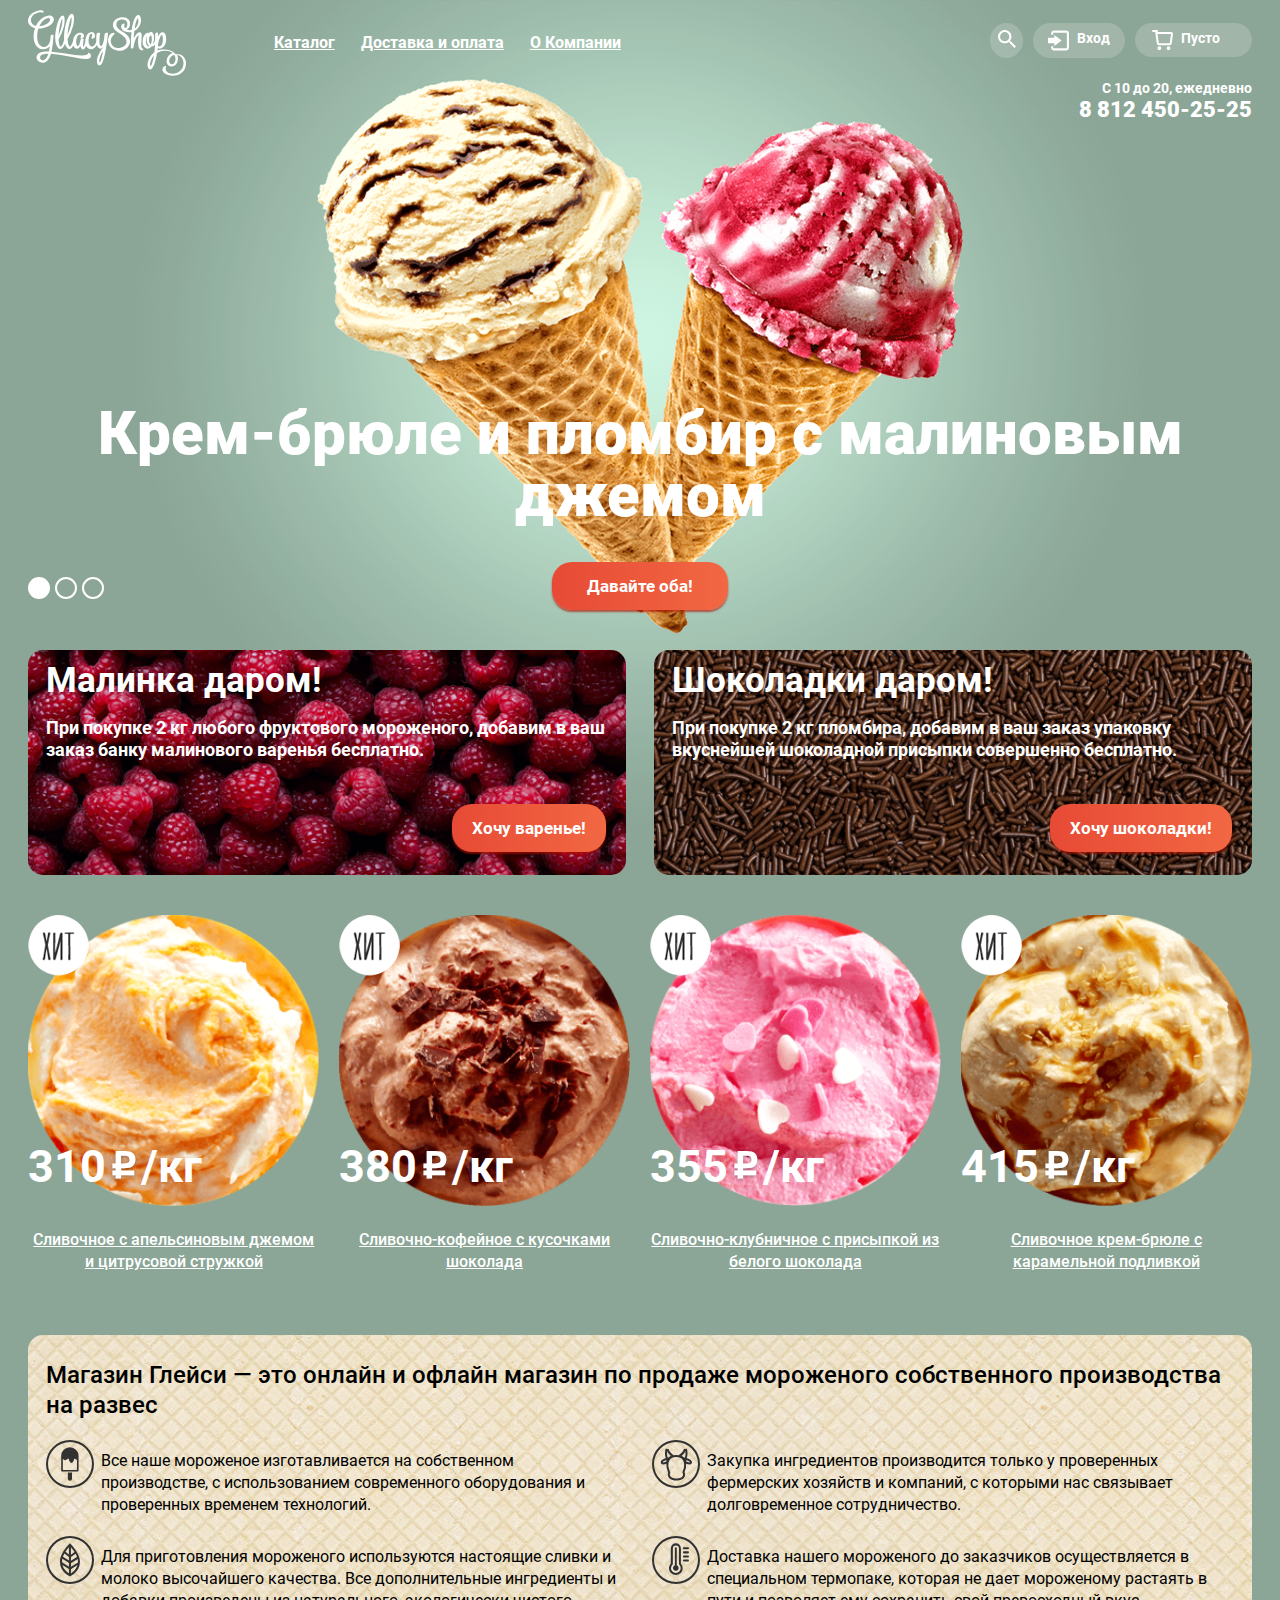
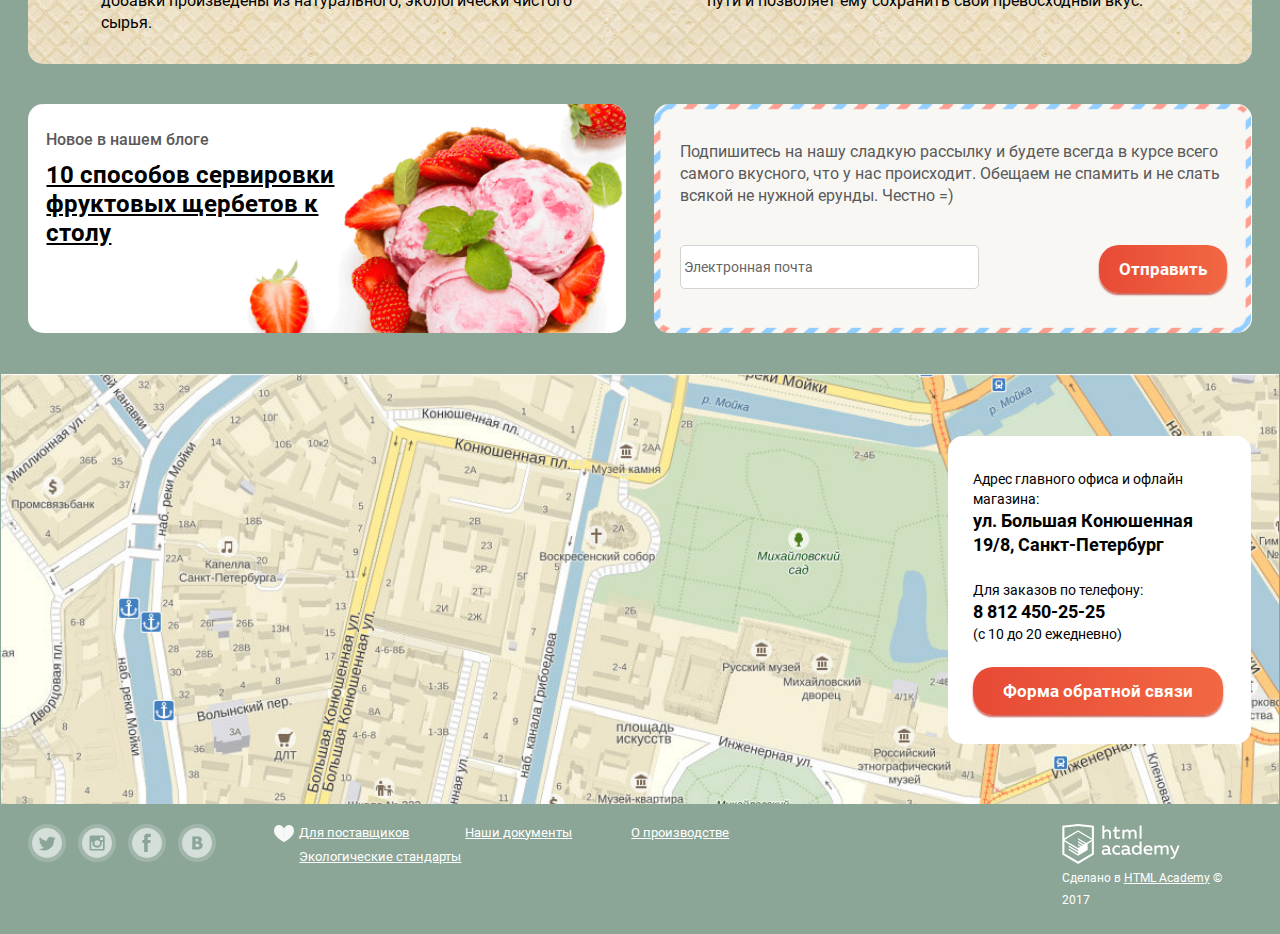
<file: index.html>
<!DOCTYPE html>
<html lang="ru">

<head>
    <meta charset="UTF-8">
    <meta name="format-detection" content="telephone=no">
    <title>Glasy</title>
    <link rel="stylesheet" href="css/normalize.css">
    <link href="css/styles.css" rel="stylesheet">
    <link rel="icon" type="image/png" sizes="32x32" href="img/favicons/favicon-32x32.png">
    <link rel="icon" type="image/png" sizes="194x194" href="img/favicons/favicon-194x194.png">
    <link rel="icon" type="image/png" sizes="192x192" href="img/favicons/android-chrome-192x192.png">
    <link rel="icon" type="image/png" sizes="16x16" href="img/favicons/favicon-16x16.png">
    <link rel="icon" href="img/favicons/favicon.ico" sizes="16x16 32x32" type="image/x-icon">
    <link rel="shortcut icon" href="img/favicons/favicon.ico">
    <link rel="apple-touch-icon" sizes="57x57" href="img/favicons/apple-touch-icon-57x57.png">
    <link rel="apple-touch-icon" sizes="60x60" href="img/favicons/apple-touch-icon-60x60.png">
    <link rel="apple-touch-icon" sizes="72x72" href="img/favicons/apple-touch-icon-72x72.png">
    <link rel="apple-touch-icon" sizes="76x76" href="img/favicons/apple-touch-icon-76x76.png">
    <link rel="apple-touch-icon" sizes="114x114" href="img/favicons/apple-touch-icon-114x114.png">
    <link rel="apple-touch-icon" sizes="120x120" href="img/favicons/apple-touch-icon-120x120.png">
    <link rel="apple-touch-icon" sizes="144x144" href="img/favicons/apple-touch-icon-144x144.png">
    <link rel="apple-touch-icon" sizes="152x152" href="img/favicons/apple-touch-icon-152x152.png">
    <link rel="apple-touch-icon" sizes="180x180" href="img/favicons/apple-touch-icon.png">
    <link rel="manifest" href="manifest.json">
    <link rel="mask-icon" href="img/favicons/safari-pinned-tab.svg" color="#eba776">
    <meta name="msapplication-TileColor" content="#c8e883">
    <meta name="msapplication-TileImage" content="img/favicons/mstile-144x144.png">
    <meta name="msapplication-config" content="browserconfig.xml">
    <meta name="theme-color" content="#ff0000">
    <script src="js/jquery-3.2.1.min.js"></script>
    <script src="js/jquery-ui.min.js"></script>
</head>

<body>
    <input type="radio" id="slider-1" name="slide" checked>
    <input type="radio" id="slider-2" name="slide">
    <input type="radio" id="slider-3" name="slide">
    <div class="slider-wrapper">
        <header class="header">
            <div class="wrapper menu-content clearfix">
                <div class="logo"> <img src="img/Logo.svg" width="158" height="66" alt="Логотип"> </div>
                <nav class="main-navigation">
                    <ul class="main-menu">
                        <li class="cataloge"><a href="catalog.html">Каталог</a>
                            <ul class="sub-menu">
                                <li><span>Новинки</span></li>
                                <li><a href="#">Сливочное</a></li>
                                <li><a href="#">Щербеты</a></li>
                                <li><a href="#">Фруктовый лед</a></li>
                                <li><a href="#">Мелорин</a></li>
                            </ul>
                        </li>
                        <li><a href="#">Доставка и оплата</a></li>
                        <li><a href="#">О Компании</a></li>
                    </ul>
                </nav>
                <div class="user-block">
                    <div class="user-information">
                        <div class="menu-information search">
                            <a href="#" class="search-item">
                                <svg xmlns="http://www.w3.org/2000/svg" width="18" height="18" viewBox="0 0 16.7 16.68">
                                    <path d="M11.94,10.49h-.76l-.26-.26a6.21,6.21,0,1,0-.68.67l.26.26v.76l4.77,4.76,1.42-1.42Zm-5.73,0A4.29,4.29,0,1,1,10.5,6.2,4.29,4.29,0,0,1,6.21,10.49Z" fill="#fff" fill-rule="evenodd" /> </svg>
                            </a>
                            <div class="search-window">
                                <div class="entry-point">
                                    <input type="text" class="search-window-input" id="search-text">
                                    <label for="search-text">Что ищем?</label>
                                </div>
                            </div>
                        </div>
                        <div class="entry menu-information">
                            <svg xmlns="http://www.w3.org/2000/svg" width="21" height="21" viewBox="0 0 20.063 19">
                                <path d="M973,32.968v-0.96a3,3,0,0,1,3-3h11.059a3,3,0,0,1,3,3V44.986a3,3,0,0,1-3,3H976a3,3,0,0,1-3-3V44h2v2h13V31H975v1.968h-2Zm-3,8.046h6.029v2.743l7.027-5.3-7.027-5.3V35.9H970v5.114Z" fill="#fff" fill-opacity="0.99" fill-rule="evenodd" transform="translate(-970 -29)" /> </svg> <a href="#">Вход</a>
                            <div class="entry-block clearfix">
                                <form action="">
                                    <div class="entry-point">
                                        <input type="email" id="email" class="entry-input">
                                        <label for="email">Электронная почта</label>
                                    </div>
                                    <div class="entry-point">
                                        <input type="password" id="password" class="entry-input">
                                        <label for="password">Пароль</label>
                                    </div>
                                    <button type="submit" class="btn btn-entry">Войти</button>
                                </form> <a href="#">Забыли пароль?</a> <a href="#">Новая регистрация</a> </div>
                        </div>
                        <div class="menu-information basket">
                            <svg xmlns="http://www.w3.org/2000/svg" width="21" height="20" viewBox="0 0 20.63 19.7">
                                <path d="M7.25,16a1.87,1.87,0,1,0,1.87,1.87A1.87,1.87,0,0,0,7.25,16ZM19.07,2H5.1A1,1,0,0,0,6,1,1,1,0,0,0,5,0H1A1,1,0,0,0,1,2H3.13a3.68,3.68,0,0,0,.14,1.05L4.73,13.34A2,2,0,0,0,6.61,15H17.49a2,2,0,0,0,1.88-1.64l1.2-8.91C20.84,3.11,20.17,2,19.07,2Zm-.47,2.17-1.19,8.79s0,0,0,0H6.73l-1.31-9H18.62ZM16.25,16a1.87,1.87,0,1,0,1.87,1.87A1.87,1.87,0,0,0,16.25,16Z" fill="#fff" /> </svg> <a href="#">Пусто</a> </div>
                    </div>
                    <div class="main-contacts"> С 10 до 20, ежедневно
                        <br><span>8 812 450-25-25</span> </div>
                </div>
            </div>
        </header>
        <main>
            <div class="slider-content wrapper">
                <div class="slider-control">
                    <label for="slider-1"></label>
                    <label for="slider-2"></label>
                    <label for="slider-3"></label>
                </div>
                <div class="slider">
                    <div class="slider-1"> <b>Крем-брюле и пломбир с малиновым джемом</b>
                        <button class="btn btn-slider">Давайте оба!</button>
                    </div>
                    <div class="slider-2"> <b>Шоколадный пломбир и лимонный сорбет</b>
                        <button class="btn btn-slider">Давайте оба!</button>
                    </div>
                    <div class="slider-3"> <b>Пломбир с помадкой и клубничный щербет</b>
                        <button class="btn btn-slider">Давайте оба!</button>
                    </div>
                </div>
            </div>
            <div class="features clearfix wrapper">
                <div class="feature-item-left"> <b>Малинка даром!</b>
                    <p>При покупке 2 кг любого фруктового мороженого, добавим в ваш заказ банку малинового варенья бесплатно. </p>
                    <button class="btn btn-1">Хочу варенье!</button>
                </div>
                <div class="feature-item-right"> <b>Шоколадки даром!</b>
                    <p>При покупке 2 кг пломбира, добавим в ваш заказ упаковку вкуснейшей шоколадной присыпки совершенно бесплатно.</p>
                    <button class="btn btn-1">Хочу шоколадки!</button>
                </div>
            </div>
            <div class="wrapper">
                <div class="items-list clearfix">
                    <div class="item-description">
                        <div class="item"> <img class="ice-cream-item" src="img/1.png" alt="Сливочное с апельсиновым джемом и цитрусовой стружкой">
                            <div class="price"> <span class="price-description">310</span> <span>/кг</span> </div>
                        </div> <a href="#">Сливочное с апельсиновым джемом и цитрусовой стружкой</a>
                        <button class="btn btn-item">Быстрый просмотр</button>
                    </div>
                    <div class="item-description">
                        <div class="item"> <img class="ice-cream-item" src="img/2.png" alt="Сливочно-кофейное с кусочками шоколада">
                            <div class="price"> <span class="price-description">380</span> <span>/кг</span> </div>
                        </div> <a href="#">Сливочно-кофейное с кусочками шоколада</a>
                        <button class="btn btn-item">Быстрый просмотр</button>
                    </div>
                    <div class="item-description">
                        <div class="item"> <img class="ice-cream-item" src="img/3.png" alt="Сливочно-клубничное с присыпкой из белого шоколада">
                            <div class="price"> <span class="price-description">355</span> <span>/кг</span> </div>
                        </div> <a href="#">Сливочно-клубничное с присыпкой из белого шоколада</a>
                        <button class="btn btn-item">Быстрый просмотр</button>
                    </div>
                    <div class="item-description">
                        <div class="item"> <img class="ice-cream-item" src="img/4.png" alt="Сливочное крем-брюле с карамельной подливкой">
                            <div class="price"> <span class="price-description">415</span> <span>/кг</span> </div>
                        </div> <a href="#">Сливочное крем-брюле с карамельной подливкой</a>
                        <button class="btn btn-item">Быстрый просмотр</button>
                    </div>
                </div>
            </div>
            <div class="wrapper">
                <div class="shop-description">
                    <p>Магазин Глейси — это онлайн и офлайн магазин по продаже мороженого собственного производства на развес</p>
                    <ul class="description-items">
                        <li class="ice-cream"> Все наше мороженое изготавливается на собственном производстве, с использованием современного оборудования и проверенных временем технологий.</li>
                        <li class="cow">Закупка ингредиентов производится только у проверенных фермерских хозяйств и компаний, с которыми нас связывает долговременное сотрудничество. </li>
                        <li class="tree">Для приготовления мороженого используются настоящие сливки и молоко высочайшего качества. Все дополнительные ингредиенты и добавки произведены из натурального, экологически чистого сырья. </li>
                        <li class="temperature">Доставка нашего мороженого до заказчиков осуществляется в специальном термопаке, которая не дает мороженому растаять в пути и позволяет ему сохранить свой превосходный вкус.</li>
                    </ul>
                </div>
            </div>
            <div class="wrapper news-content clearfix">
                <div class="news">
                    <h3>Новое в нашем блоге</h3>
                    <p><a href="#">10  способов сервировки
              фруктовых щербетов
              к столу</a></p>
                </div>
                <div class="subscription">
                    <p>Подпишитесь на нашу сладкую рассылку и будете всегда в курсе всего самого вкусного, что у нас происходит. Обещаем не спамить и не слать всякой не нужной ерунды. Честно =) </p>
                    <form action="">
                        <input type="email" name="email-block" id="email-block" class="subscription-input">
                        <label for="email-block">Электронная почта</label>
                        <button type="submit" class="btn btn-2">Отправить</button>
                    </form>
                </div>
            </div>
            <div class="contacts">
                <div id="map"></div>
                <div class="wrapper address-info">
                    <div class="address-content">
                        <p> Адрес главного офиса и офлайн магазина:
                            <br> <span>ул. Большая Конюшенная 19/8, Санкт-Петербург</span></p>
                        <p> Для заказов по телефону:
                            <br><span>8 812 450-25-25</span>
                            <br> (с 10 до 20 ежедневно)</p>
                        <button class="btn btn-write">Форма обратной связи</button>
                    </div>
                </div>
            </div>
        </main>
        <footer>
            <div class="wrapper clearfix">
                <div class="social-block"> <a href="#" class="social social-tw">Твитер</a> <a href="#" class="social social-inst">Инстаграм</a> <a href="#" class="social social-fb">Фэйсбук</a> <a href="#" class="social social-vk">Вконтакте</a> </div>
                <div class="main-information-block">
                    <ul class="main-information">
                        <li><a href="#" class="heart">Для поставщиков</a></li>
                        <li><a href="#">Наши документы</a></li>
                        <li><a href="#">О производстве</a></li>
                        <li><a href="#">Экологические стандарты</a></li>
                    </ul>
                </div>
                <div class="developer-information">
                    <div class="logo-image"> <img src="img/htmlacademy.svg" width="118" height="40" alt="Htmlacademy"> </div> <span>Сделано в <a href="#">HTML Academy</a> © 2017</span> </div>
            </div>
        </footer>
    </div>
    <div class="pop-up">
        <button class="close" type="button" title="Закрыть"></button>
        <form action="">
            <p>Мы обязательно вам ответим!</p>
            <div class="pop-up-form">
                <input type="text" name="yourname" id="yourname" class="pop-up-input">
                <label for="yourname">Как вас зовут?</label>
            </div>
            <div class="pop-up-form">
                <input type="email" name="youremail" id="youremail" class="pop-up-input">
                <label for="youremail">Ваша почта для ответа?</label>
            </div>
            <div class="pop-up-form">
                <textarea name="description" id="description" cols="30" rows="6" class="pop-up-input"></textarea>
                <label for="description">Напишите что-нибудь...</label>
            </div>
            <button type="submit" class="btn btn-send">Отправить</button>
        </form>
    </div>
    <div class="overlay"></div>
    <script src="http://api-maps.yandex.ru/2.1/?lang=ru_RU" type="text/javascript"></script>
    <script async src="js/script.js"></script>
</body>

</html>
</file>
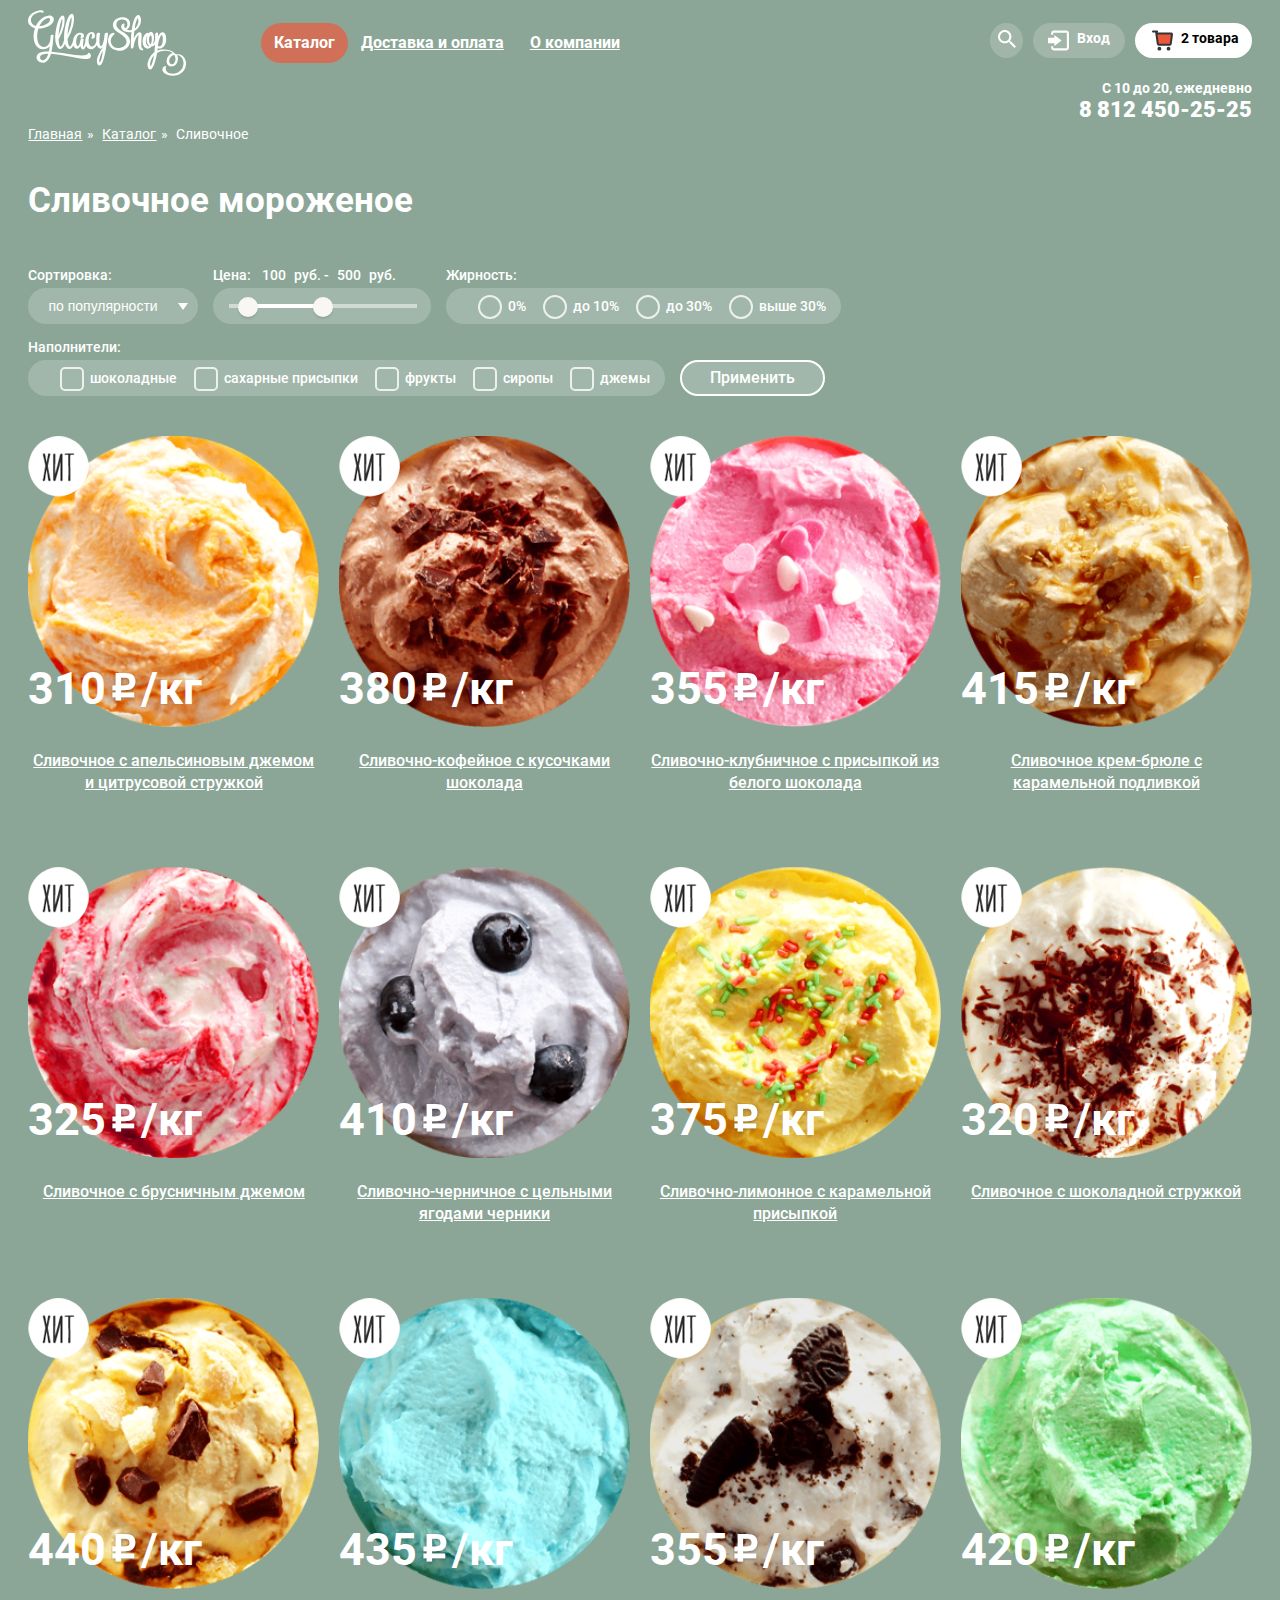
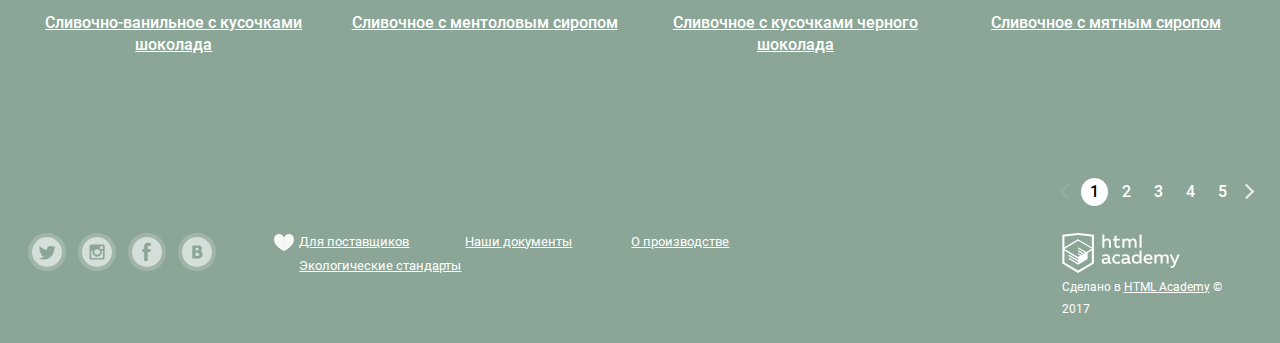
<file: catalog.html>
<!DOCTYPE html>
<html lang="ru">

<head>
    <meta charset="UTF-8">
    <meta name="format-detection" content="telephone=no">
    <title>Glasy</title>
    <link rel="stylesheet" href="css/normalize.css">
    <link href="css/styles.css" rel="stylesheet">
    <link rel="icon" type="image/png" sizes="32x32" href="img/favicons/favicon-32x32.png">
    <link rel="icon" type="image/png" sizes="194x194" href="img/favicons/favicon-194x194.png">
    <link rel="icon" type="image/png" sizes="192x192" href="img/favicons/android-chrome-192x192.png">
    <link rel="icon" type="image/png" sizes="16x16" href="img/favicons/favicon-16x16.png">
    <link rel="icon" href="img/favicons/favicon.ico" sizes="16x16 32x32" type="image/x-icon">
    <link rel="shortcut icon" href="img/favicons/favicon.ico">
    <link rel="apple-touch-icon" sizes="57x57" href="img/favicons/apple-touch-icon-57x57.png">
    <link rel="apple-touch-icon" sizes="60x60" href="img/favicons/apple-touch-icon-60x60.png">
    <link rel="apple-touch-icon" sizes="72x72" href="img/favicons/apple-touch-icon-72x72.png">
    <link rel="apple-touch-icon" sizes="76x76" href="img/favicons/apple-touch-icon-76x76.png">
    <link rel="apple-touch-icon" sizes="114x114" href="img/favicons/apple-touch-icon-114x114.png">
    <link rel="apple-touch-icon" sizes="120x120" href="img/favicons/apple-touch-icon-120x120.png">
    <link rel="apple-touch-icon" sizes="144x144" href="img/favicons/apple-touch-icon-144x144.png">
    <link rel="apple-touch-icon" sizes="152x152" href="img/favicons/apple-touch-icon-152x152.png">
    <link rel="apple-touch-icon" sizes="180x180" href="img/favicons/apple-touch-icon.png">
    <link rel="manifest" href="manifest.json">
    <link rel="mask-icon" href="img/favicons/safari-pinned-tab.svg" color="#eba776">
    <meta name="msapplication-TileColor" content="#c8e883">
    <meta name="msapplication-TileImage" content="img/favicons/mstile-144x144.png">
    <meta name="msapplication-config" content="browserconfig.xml">
    <meta name="theme-color" content="#ff0000">
    <script src="js/jquery-3.2.1.min.js"></script>
    <script src="js/jquery-ui.min.js"></script>
</head>

<body>
    <header class="header">
        <div class="wrapper menu-content clearfix">
            <div class="logo">
                <a href="index.html"><img src="img/Logo.svg" width="158" height="66" alt="Логотип"></a>
            </div>
            <nav class="main-navigation">
                <ul class="main-menu">
                    <li class="cataloge  active"><a href="#">Каталог</a>
                        <ul class="sub-menu">
                            <li><span>Новинки</span></li>
                            <li><a href="#">Сливочное</a></li>
                            <li><a href="#">Щербеты</a></li>
                            <li><a href="#">Фруктовый лед</a></li>
                            <li><a href="#">Мелорин</a></li>
                        </ul>
                    </li>
                    <li><a href="#">Доставка и оплата</a></li>
                    <li><a href="#">О компании</a></li>
                </ul>
            </nav>
            <div class="user-block">
                <div class="user-information">
                    <div class="menu-information search">
                        <a href="#" class="search-item">
                            <svg xmlns="http://www.w3.org/2000/svg" width="18" height="18" viewBox="0 0 16.7 16.68">
                                <path d="M11.94,10.49h-.76l-.26-.26a6.21,6.21,0,1,0-.68.67l.26.26v.76l4.77,4.76,1.42-1.42Zm-5.73,0A4.29,4.29,0,1,1,10.5,6.2,4.29,4.29,0,0,1,6.21,10.49Z" fill="#fff" fill-rule="evenodd" /> </svg>
                        </a>
                        <div class="search-window">
                            <div class="entry-point">
                                <input type="text" class="search-window-input" id="search-text">
                                <label for="search-text">Что ищем?</label>
                            </div>
                        </div>
                    </div>
                    <div class="entry menu-information">
                        <svg xmlns="http://www.w3.org/2000/svg" width="21" height="21" viewBox="0 0 20.063 19">
                            <path d="M973,32.968v-0.96a3,3,0,0,1,3-3h11.059a3,3,0,0,1,3,3V44.986a3,3,0,0,1-3,3H976a3,3,0,0,1-3-3V44h2v2h13V31H975v1.968h-2Zm-3,8.046h6.029v2.743l7.027-5.3-7.027-5.3V35.9H970v5.114Z" fill="#fff" fill-opacity="0.99" fill-rule="evenodd" transform="translate(-970 -29)" /> </svg> <a href="#">Вход</a>
                        <div class="entry-block clearfix">
                            <form action="">
                                <div class="entry-point">
                                    <input type="email" id="email" class="entry-input">
                                    <label for="email">Электронная почта</label>
                                </div>
                                <div class="entry-point">
                                    <input type="password" id="password" class="entry-input">
                                    <label for="password">Пароль</label>
                                </div>
                                <button type="submit" class="btn btn-entry">Войти</button>
                            </form> <a href="#">Забыли пароль?</a> <a href="#">Новая регистрация</a> </div>
                    </div>
                    <div class="menu-information basket basket-full">
                        <svg xmlns="http://www.w3.org/2000/svg" width="21" height="21" viewBox="0 0 20.63 19.7">
                            <polygon points="4.5 3.34 5.63 13.47 18.25 13.59 19.63 3.34 4.5 3.34" fill="#ec573b" fill-rule="evenodd" />
                            <path d="M7.25,16a1.87,1.87,0,1,0,1.87,1.87A1.87,1.87,0,0,0,7.25,16ZM19.07,2H5.1A1,1,0,0,0,6,1,1,1,0,0,0,5,0H1A1,1,0,0,0,1,2H3.13a3.68,3.68,0,0,0,.14,1.05L4.73,13.34A2,2,0,0,0,6.61,15H17.49a2,2,0,0,0,1.88-1.64l1.2-8.91C20.84,3.11,20.17,2,19.07,2Zm-.47,2.17-1.19,8.79s0,0,0,0H6.73l-1.31-9H18.62ZM16.25,16a1.87,1.87,0,1,0,1.87,1.87A1.87,1.87,0,0,0,16.25,16Z" fill="#343434" /> </svg> <a href="#">2 товара</a>
                        <div class="fill-basket">
                            <ul>
                                <li class="item-select"> <span class="remove"></span> <img src="img/Мороженко1.png" width="33" height="33" alt="Пломбир с апельсиновым джемом">
                                    <p class="item-name">Пломбир с апельсиновым джемом</p>
                                    <p>1,5 кг<span>х 200 руб.</span></p> <span class="item-cost">300 руб.</span> </li>
                                <li class="item-select"> <span class="remove"></span> <img src="img/Мороженко2.png" width="33" height="33" alt="Клубничный пломбир с присыпкой из белого шоколада">
                                    <p class="item-name">Клубничный пломбир с присыпкой из белого шоколада</p>
                                    <p>1,5 кг<span>х 300 руб.</span></p> <span class="item-cost">450 руб.</span> </li>
                            </ul>
                            <p class="item-sum">Итого: 750 руб.</p>
                            <button class="btn btn-basket">Оформить заказ</button>
                        </div>
                    </div>
                </div>
                <div class="main-contacts"> С 10 до 20, ежедневно
                    <br><span>8 812 450-25-25</span> </div>
            </div>
        </div>
    </header>
    <main>
        <div class="wrapper">
            <div class="breadcrumps"> <a href="index.html"><span class="breadcrumps-link">Главная</span></a> <a href="#"><span class="breadcrumps-link">Каталог</span></a> <span>Сливочное</span>
                <h1>Сливочное мороженое</h1> </div>
        </div>
        <div class="wrapper">
            <form action="" class="item-select">
                <fieldset>
                    <legend>Сортировка:</legend>
                    <div class="input-area sort-list">
                        <label for="sort">
                            <select name="sort-list" id="sort">
                                <option value="popular">по популярности</option>
                                <option value="cheap">сначала недорогие</option>
                                <option value="expensive">сначала дорогие</option>
                                <option value="fat-content">по жирности</option>
                            </select>
                        </label>
                    </div>
                </fieldset>
                <fieldset class="input-slider">
                    <div class="output-area">
                        <label for="minCost">Цена:
                            <input type="text" id="minCost" value="100">руб. -</label>
                        <label for="maxCost">
                            <input type="text" id="maxCost" value="500">руб.</label>
                    </div>
                    <div class="range-class input-area">
                        <div id="rating"> </div>
                    </div>
                </fieldset>
                <fieldset class="quality-item">
                    <legend>Жирность:</legend>
                    <div class="input-area  input-max">
                        <input type="radio" name="quality" id="low">
                        <label for="low">0%</label>
                        <input type="radio" name="quality" id="middle">
                        <label for="middle">до 10%</label>
                        <input type="radio" name="quality" id="normal">
                        <label for="normal">до 30%</label>
                        <input type="radio" name="quality" id="high">
                        <label for="high">выше 30%</label>
                    </div>
                </fieldset>
                <fieldset class="quality-item fieldset-species">
                    <legend>Наполнители:</legend>
                    <div class="input-area input-max">
                        <input type="checkbox" id="chocolate">
                        <label for="chocolate">шоколадные</label>
                        <input type="checkbox" id="sugar">
                        <label for="sugar">сахарные присыпки</label>
                        <input type="checkbox" id="fruits">
                        <label for="fruits">фрукты</label>
                        <input type="checkbox" id="syrop">
                        <label for="syrop">сиропы</label>
                        <input type="checkbox" id="jam">
                        <label for="jam">джемы</label>
                    </div>
                </fieldset>
                <button type="submit" class="btn btn-filter">Применить</button>
            </form>
        </div>
        <div class="wrapper">
            <div class="items-list clearfix item-catalog">
                <div class="item-description">
                    <div class="item"> <img class="ice-cream-item" src="img/1.png" alt="Сливочное с апельсиновым джемом и цитрусовой стружкой">
                        <div class="price"> <span class="price-description">310</span> <span>/кг</span> </div>
                    </div> <a href="#">Сливочное с апельсиновым джемом и цитрусовой стружкой</a>
                    <button class="btn btn-item">Быстрый просмотр</button>
                </div>
                <div class="item-description">
                    <div class="item"> <img class="ice-cream-item" src="img/2.png" alt="Сливочно-кофейное с кусочками шоколада">
                        <div class="price"> <span class="price-description">380</span> <span>/кг</span> </div>
                    </div> <a href="#">Сливочно-кофейное с кусочками шоколада</a>
                    <button class="btn btn-item">Быстрый просмотр</button>
                </div>
                <div class="item-description">
                    <div class="item"> <img class="ice-cream-item" src="img/3.png" alt="Сливочно-клубничное с присыпкой из белого шоколада">
                        <div class="price"> <span class="price-description">355</span> <span>/кг</span> </div>
                    </div> <a href="#">Сливочно-клубничное с присыпкой из белого шоколада</a>
                    <button class="btn btn-item">Быстрый просмотр</button>
                </div>
                <div class="item-description">
                    <div class="item"> <img class="ice-cream-item" src="img/4.png" alt="Сливочное крем-брюле с карамельной подливкой">
                        <div class="price"> <span class="price-description">415</span> <span>/кг</span> </div>
                    </div> <a href="#">Сливочное крем-брюле с карамельной подливкой</a>
                    <button class="btn btn-item">Быстрый просмотр</button>
                </div>
                <div class="item-description">
                    <div class="item"> <img class="ice-cream-item" src="img/5.png" alt="Сливочное с брусничным джемом">
                        <div class="price"> <span class="price-description">325</span> <span>/кг</span> </div>
                    </div> <a href="#">Сливочное с брусничным джемом</a>
                    <button class="btn btn-item">Быстрый просмотр</button>
                </div>
                <div class="item-description">
                    <div class="item"> <img class="ice-cream-item" src="img/6.png" alt="Сливочно-черничное с цельными ягодами черники">
                        <div class="price"> <span class="price-description">410</span> <span>/кг</span> </div>
                    </div> <a href="#">Сливочно-черничное с цельными ягодами черники</a>
                    <button class="btn btn-item">Быстрый просмотр</button>
                </div>
                <div class="item-description">
                    <div class="item"> <img class="ice-cream-item" src="img/7.png" alt="Сливочно-лимонное с карамельной присыпкой">
                        <div class="price"> <span class="price-description">375</span> <span>/кг</span> </div>
                    </div> <a href="#">Сливочно-лимонное с карамельной присыпкой</a>
                    <button class="btn btn-item">Быстрый просмотр</button>
                </div>
                <div class="item-description">
                    <div class="item"> <img class="ice-cream-item" src="img/8.png" alt="Сливочное с шоколадной стружкой">
                        <div class="price"> <span class="price-description">320</span> <span>/кг</span> </div>
                    </div> <a href="#">Сливочное с шоколадной стружкой</a>
                    <button class="btn btn-item">Быстрый просмотр</button>
                </div>
                <div class="item-description">
                    <div class="item"> <img class="ice-cream-item" src="img/9.png" alt="Сливочно-ванильное с кусочками шоколада">
                        <div class="price"> <span class="price-description">440</span> <span>/кг</span> </div>
                    </div> <a href="#">Сливочно-ванильное с кусочками шоколада</a>
                    <button class="btn btn-item">Быстрый просмотр</button>
                </div>
                <div class="item-description">
                    <div class="item"> <img class="ice-cream-item" src="img/10.png" alt="Сливочноe с ментоловым сиропом">
                        <div class="price"> <span class="price-description">435</span> <span>/кг</span> </div>
                    </div> <a href="#">Сливочноe с ментоловым сиропом</a>
                    <button class="btn btn-item">Быстрый просмотр</button>
                </div>
                <div class="item-description">
                    <div class="item"> <img class="ice-cream-item" src="img/11.png" alt="Сливочное с кусочками черного шоколада">
                        <div class="price"> <span class="price-description">355</span> <span>/кг</span> </div>
                    </div> <a href="#">Сливочное с кусочками черного шоколада</a>
                    <button class="btn btn-item">Быстрый просмотр</button>
                </div>
                <div class="item-description">
                    <div class="item"> <img class="ice-cream-item" src="img/12.png" alt="Сливочное с мятным сиропом">
                        <div class="price"> <span class="price-description">420</span> <span>/кг</span> </div>
                    </div> <a href="#">Сливочное с мятным сиропом</a>
                    <button class="btn btn-item">Быстрый просмотр</button>
                </div>
            </div>
        </div>
        <div class="wrapper clearfix">
            <div class="pages">
                <a href="#prev" class="prev"></a> <a href="#" class="active-page">1</a> <a href="#">2</a> <a href="#">3</a> <a href="#">4</a> <a href="#">5</a>
                <a href="#next" class="next"></a>
            </div>
        </div>
    </main>
    <footer>
        <div class="wrapper clearfix">
            <div class="social-block"> <a href="#" class="social social-tw">Твитер</a> <a href="#" class="social social-inst">Инстаграм</a> <a href="#" class="social social-fb">Фэйсбук</a> <a href="#" class="social social-vk">Вконтакте</a> </div>
            <div class="main-information-block">
                <ul class="main-information">
                    <li><a href="#" class="heart">Для поставщиков</a></li>
                    <li><a href="#">Наши документы</a></li>
                    <li><a href="#">О производстве</a></li>
                    <li><a href="#">Экологические стандарты</a></li>
                </ul>
            </div>
            <div class="developer-information">
                <div class="logo-image"> <img src="img/htmlacademy.svg" width="118" height="40" alt="Htmlacademy"> </div> <span>Сделано в <a href="#">HTML Academy</a> © 2017</span> </div>
        </div>
    </footer>
    <script async src="js/script.js"></script>
</body>

</html>
</file>
<file: css/styles.css>
@font-face {
    font-family: 'Roboto';
    src: url('../fonts/RobotoMedium.eot');
    src: url('../fonts/RobotoMedium.eot') format('embedded-opentype'), url('../fonts/RobotoMedium.woff2') format('woff2'), url('../fonts/RobotoMedium.woff') format('woff'), url('../fonts/RobotoMedium.ttf') format('truetype'), url('../fonts/RobotoMedium.svg#RobotoMedium') format('svg');
    font-style: normal;
    font-weight: 500;
}

@font-face {
    font-family: 'Roboto';
    src: url('../fonts/RobotoRegular.eot');
    src: url('../fonts/RobotoRegular.eot') format('embedded-opentype'), url('../fonts/RobotoRegular.woff2') format('woff2'), url('../fonts/RobotoRegular.woff') format('woff'), url('../fonts/RobotoRegular.ttf') format('truetype'), url('../fonts/RobotoRegular.svg#RobotoRegular') format('svg');
    font-style: normal;
    font-weight: 400;
}

@font-face {
    font-family: 'Roboto';
    src: url('../fonts/RobotoBold.eot');
    src: url('../fonts/RobotoBold.eot') format('embedded-opentype'), url('../fonts/RobotoBold.woff2') format('woff2'), url('../fonts/RobotoBold.woff') format('woff'), url('../fonts/RobotoBold.ttf') format('truetype'), url('../fonts/RobotoBold.svg#RobotoBold') format('svg');
    font-style: normal;
    font-weight: 700;
}

@font-face {
    font-family: 'Roboto';
    src: url('../fonts/RobotoBlack.eot');
    src: url('../fonts/RobotoBlack.eot') format('embedded-opentype'), url('../fonts/RobotoBlack.woff2') format('woff2'), url('../fonts/RobotoBlack.woff') format('woff'), url('../fonts/RobotoBlack.ttf') format('truetype'), url('../fonts/RobotoBlack.svg#RobotoBlack') format('svg');
    font-style: normal;
    font-weight: 900;
}

body {
    font-family: "Roboto", sans-serif, "Arial";
    font-weight: 400;
    margin: 0;
    padding: 0;
    font-size: 16px;
    color: #000000;
    line-height: 22px;
    background-color: #8ba697;
    min-width: 815px;
    max-width: 1920px;
}

#slider-1:checked~.slider-wrapper {
    background: #8ba697 url("../img/Мороженко 1-slide.png") no-repeat top center;
    /*    background-size: 100%;*/
}

#slider-2:checked~.slider-wrapper {
    background: #8b98a8 url("../img/Мороженко 2-slide.png") no-repeat top center;
    /*    background-size: 100%;*/
}

#slider-3:checked~.slider-wrapper {
    background: #9f8d86 url("../img/Мороженко 3-slide.png") no-repeat top center;
    /*    background-size: 100%;*/
}

.slider-wrapper {
    width: 100%;
    -webkit-transition: 0.1s linear;
    -o-transition: 0.1s linear;
    transition: 0.1s linear;
}

.slider-content {
    position: relative;
}

.slider-wrapper .slider-1,
.slider-wrapper .slider-2,
.slider-wrapper .slider-3 {
    display: none;
}

#slider-1:checked~.slider-wrapper .slider-1,
#slider-2:checked~.slider-wrapper .slider-2,
#slider-3:checked~.slider-wrapper .slider-3 {
    display: block;
}

.slider {
    padding-top: 280px;
    margin-bottom: 40px;
}

.slider b {
    font-size: 60px;
    line-height: 62px;
    font-weight: 800;
    display: block;
    color: #ffffff;
    text-align: center;
    padding-bottom: 35px;
    width: 90%;
    margin: 0 auto;
}

#slider-1,
#slider-2,
#slider-3 {
    display: none;
}

.slider-control {
    font-size: 0;
    position: absolute;
    left: 0;
    bottom: 0;
    z-index: 20;
}

.slider-control label {
    display: inline-block;
    width: 18px;
    height: 18px;
    border-radius: 50%;
    border: 2px solid #ffffff;
    margin-right: 5px;
    cursor: pointer;
    -webkit-transition: 0.4s linear;
    -o-transition: 0.4s linear;
    transition: 0.4s linear;
}

.slider-control label:hover {
    background-color: rgba(255, 255, 255, 0.4);
}

.slider-control label:active {
    background-color: #ffffff;
}

#slider-1:checked~.slider-wrapper label[for="slider-1"],
#slider-2:checked~.slider-wrapper label[for="slider-2"],
#slider-3:checked~.slider-wrapper label[for="slider-3"] {
    background-color: #ffffff;
}

.wrapper {
    margin: 0 auto;
    width: 95.555%;
}

.clearfix::after {
    content: "";
    display: table;
    clear: both;
}

.logo {
    float: left;
    width: 18.02%;
    padding-top: 10px;
}

.logo img {
    max-width: 100%;
}

.main-navigation {
    padding-left: 12px;
    float: left;
    padding-top: 23px;
    width: 45%;
}

.main-navigation .main-menu {
    list-style: none;
    padding: 0;
    margin: 0;
    font-size: 0;
    /*    position: absolute;*/
    /*    width: 45%;*/
}

.main-menu li {
    display: inline-block;
    vertical-align: top;
}

.main-menu a {
    display: block;
    color: #ffffff;
    font-size: 16px;
    line-height: 22px;
    font-weight: 700;
    padding: 9px 13px;
    -webkit-transition: color 0.2s linear;
    -o-transition: color 0.2s linear;
    transition: color 0.2s linear;
}

.main-menu a:hover {
    background-color: #f8f7f4;
    color: #000000;
    border-radius: 20px;
    text-decoration: none;
}

.main-menu a:active {
    background-color: #f8f7f4;
    color: #000000;
    border-radius: 20px;
    -webkit-box-shadow: inset 0px 2px 1px 0px rgba(105, 105, 105, 1);
    box-shadow: inset 0px 2px 1px 0px rgba(105, 105, 105, 1);
    text-decoration: none;
}

.main-menu .active {
    background-color: #d07058;
    border-radius: 20px;
}

.main-menu .active a {
    text-decoration: none;
}

.main-menu .cataloge {
    position: relative;
}

.main-menu .cataloge::after {
    content: "";
    position: absolute;
    display: block;
    background-color: transparent;
    width: 100%;
    height: 10px;
    bottom: -7px;
    left: 0;
}

.main-menu .sub-menu li {
    display: block;
}

.main-menu .sub-menu .active {
    background-color: #d07058;
    border-radius: 0;
    color: #ffffff;
}

.main-menu .sub-menu a {
    font-size: 14px;
    line-height: 16px;
    font-weight: 400;
    color: #000000;
    text-decoration: none;
    padding: 8px 0 8px 20px;
    margin: 0;
}

.main-menu .sub-menu span {
    font-size: 14px;
    line-height: 16px;
    font-weight: 700;
    color: #000000;
    padding: 12px 0 20px 20px;
    display: block;
    position: relative;
}

.main-menu .sub-menu span::after {
    content: "";
    position: absolute;
    height: 1px;
    background-color: #ebeae7;
    top: 100%;
    left: 0;
    right: 0;
    margin-left: 8px;
    margin-right: 8px;
}

.main-menu .sub-menu a:hover {
    background-color: #fbded7;
    border-radius: 0;
}

.main-menu .sub-menu a:active {
    background-color: #f6b5a5;
    border-radius: 0;
    -webkit-box-shadow: none;
    box-shadow: none;
}

.user-block {
    float: right;
    width: 262px;
    padding-top: 23px;
}

.main-menu .sub-menu {
    background-color: #ffffff;
    padding: 0;
    margin: 0;
    -webkit-box-shadow: 0px 20px 20px 0px rgba(0, 0, 0, 0.4);
    box-shadow: 0px 20px 20px 0px rgba(0, 0, 0, 0.4);
    border-radius: 5px;
    width: 143px;
    position: absolute;
    z-index: 200;
    display: none;
    margin-top: 5px;
}


/*
.main-menu .sub-menu::after {
    content: "";
    position: absolute;
    display: block;
    background-color: transparent;
    width: 100%;
    height: 10px;
    top: 0px;
    left: 0;
}
*/

.main-menu>li {
    position: relative;
}

.main-menu>li:hover .sub-menu {
    display: block;
}

.user-block .user-information {
    font-size: 0;
    line-height: 0px;
    padding-bottom: 19px;
}

.user-block .user-information a {
    text-decoration: none;
    font-weight: 700;
    font-size: 14px;
    line-height: 17px;
    color: #ffffff;
    vertical-align: top;
}

.user-information a {
    padding-left: 8px;
}

.user-block .menu-information {
    line-height: 0px;
    position: relative;
    display: inline-block;
    margin-right: 10px;
    padding-right: 8px;
    padding-top: 8px;
    background-color: rgba(248, 247, 244, 0.2);
    border-radius: 20px;
    vertical-align: top;
    -webkit-transition: 0.3s linear;
    -o-transition: 0.3s linear;
    transition: 0.3s linear;
}

.user-block .menu-information::after {
    content: "";
    position: absolute;
    display: block;
    background-color: transparent;
    width: 100%;
    height: 10px;
    bottom: -7px;
    left: 0;
}

.user-block .menu-information:last-of-type {
    margin-right: 0;
}

.user-information .search {
    width: 25px;
    height: 25px;
    border-radius: 50%;
    padding-top: 7px;
    padding-bottom: 3px;
}

.user-information .menu-information:hover a {
    color: #000000;
}

.user-block .menu-information:hover {
    background-color: rgba(248, 247, 244, 1);
    color: #000000;
}

.user-information .search:hover>.search-window {
    display: block;
}

.search-window {
    width: 310px;
    background-color: #f8f7f4;
    border-radius: 15px;
    display: none;
    position: absolute;
    z-index: 200;
    right: 0;
    padding: 16px 16px 17px 16px;
    margin-top: 5px;
    top: 100%;
}

.search-window-input {
    width: 310px;
    margin: 0 auto;
    border: 1px solid #d3d3d2;
    border-radius: 5px;
    outline: none;
    font-size: 16px;
    line-height: 16px;
    font-family: "Roboto", sans-serif, "Arial";
    font-weight: 700;
    padding: 10px 15px;
    -webkit-box-sizing: border-box;
    box-sizing: border-box;
    background-color: #ffffff;
}

.input-filled+label,
.search-window-input:focus+label {
    -webkit-transform: translateY(-27px);
    -ms-transform: translateY(-27px);
    transform: translateY(-27px);
    font-size: 11px;
    color: #5b9ddf;
}

.search-window .input-filled+label {
    font-size: 11px;
}

.search-window label {
    font-size: 14px;
    line-height: 24px;
    font-weight: 400;
    font-size: 16px;
    opacity: 1;
    color: #656565;
    position: absolute;
    top: 10px;
    left: 10px;
}

.search-window-input:hover {
    border: 2px solid #c7c6c5;
}

.search-window-input:focus {
    border: 2px solid #8fbdec;
}

.user-information .search:hover path {
    fill: #000;
}

.user-information .entry {
    padding: 7px 15px;
}

.user-information .entry:hover>.entry-block {
    display: block;
}

.user-information .entry:hover path {
    fill: #000;
}

.entry-block {
    width: 242px;
    background-color: #f8f7f4;
    border-radius: 15px;
    padding: 20px 15px 15px 15px;
    display: none;
    position: absolute;
    z-index: 200;
    right: 0;
    margin-top: 5px;
    top: 100%;
}

.user-information .entry-block a {
    padding: 0;
    text-decoration: underline;
    color: #000000;
    margin-top: 6px;
    font-size: 13px;
    font-weight: 400;
    line-height: 24px;
    display: inline-block;
    float: right;
}

.user-information .entry-block a:hover,
.user-information .entry-block a:active {
    color: #ec593c;
}

.entry-input {
    width: 240px;
    margin: 0 auto;
    border: 1px solid #d3d3d2;
    border-radius: 5px;
    outline: none;
    font-size: 16px;
    line-height: 24px;
    font-family: "Roboto", sans-serif, "Arial";
    font-weight: 700;
    padding: 8px 15px;
    -webkit-box-sizing: border-box;
    box-sizing: border-box;
    background-color: #ffffff;
    margin-bottom: 15px;
}

.entry-input:hover {
    border: 2px solid #c7c6c5;
}

.entry-input:focus {
    border: 2px solid #8fbdec;
}

.entry-input:focus+label {
    -webkit-transform: translateY(-27px);
    -ms-transform: translateY(-27px);
    transform: translateY(-27px);
    font-size: 11px;
    color: #5b9ddf;
}

.entry-point .input-filled+label {
    font-size: 11px;
}

.entry-point {
    position: relative;
}

.entry-block label {
    font-size: 14px;
    line-height: 24px;
    font-weight: 400;
    font-size: 16px;
    opacity: 1;
    color: #656565;
    position: absolute;
    top: 10px;
    left: 10px;
}

.user-information .basket {
    width: 100px;
    padding: 7px 0px 7px 17px;
}

.user-information .basket-full {
    background-color: #ffffff;
}

.user-information .basket-full a {
    color: #000000;
}

.user-information .basket:hover d {
    fill: #ec573b;
}

.user-information .basket:hover>.fill-basket {
    display: block;
}

.fill-basket .remove {
    position: relative;
    vertical-align: middle;
}

.fill-basket .remove::before,
.fill-basket .remove::after {
    content: "";
    position: absolute;
    width: 10px;
    height: 2px;
    background-color: #949392;
    top: 0;
}

.fill-basket .remove::before {
    -webkit-transform: rotate(45deg);
    -ms-transform: rotate(45deg);
    transform: rotate(45deg);
}

.fill-basket .remove::after {
    -webkit-transform: rotate(-45deg);
    -ms-transform: rotate(-45deg);
    transform: rotate(-45deg);
}

.fill-basket .item-name {
    width: 238px;
    padding-left: 10px;
    padding-right: 15px;
    line-height: 15px;
}

.item-select p {
    font-size: 13px;
    display: inline-block;
    vertical-align: middle;
}

.item-select img {
    margin-left: 27px;
    vertical-align: middle;
}

.item-select p>span {
    padding-left: 5px;
    color: #808080;
}

.item-select .item-cost {
    font-size: 13px;
    margin-left: 20px;
    vertical-align: middle;
}

.fill-basket ul {
    padding: 0;
    margin: 0;
    border-bottom: 1px solid #e9e8e5;
}

.fill-basket .item-sum {
    font-size: 15px;
    font-weight: 700;
    margin-top: 17px;
    margin-bottom: 20px;
    text-align: right;
}

.user-information .basket:hover path {
    fill: #000;
}

.basket .fill-basket {
    width: 540px;
    background-color: #f8f7f4;
    border-radius: 5px;
    -webkit-box-shadow: 0px 20px 20px 0px rgba(0, 0, 0, 0.4);
    box-shadow: 0px 20px 20px 0px rgba(0, 0, 0, 0.4);
    padding: 26px 15px 21px 17px;
    font-size: 0;
    position: absolute;
    right: 0;
    top: 100%;
    margin-top: 5px;
    -webkit-box-sizing: border-box;
    box-sizing: border-box;
    z-index: 200;
    display: none;
}

.user-block .main-contacts {
    color: #ffffff;
    font-size: 14px;
    font-weight: 700;
    text-align: right;
}

.user-block .main-contacts span {
    font-weight: 800;
    font-size: 22px;
}

.features {
    display: -webkit-box;
    display: -ms-flexbox;
    display: flex;
}

.features .feature-item-left {
    width: 48.837%;
    background: #460715 url("../img/%D0%9C%D0%B0%D0%BB%D0%B8%D0%BD%D0%BE%D0%B2%D1%8B%D0%B9%20%D1%84%D0%BE%D0%BD.png") no-repeat center;
    background-size: cover;
    padding: 20px 20px 23px 18px;
    color: #ffffff;
    border-radius: 15px;
    -webkit-box-sizing: border-box;
    box-sizing: border-box;
    margin-right: 2.326%;
}

.features .feature-item-left b {
    font-size: 35px;
    font-weight: 700;
    padding-bottom: 25px;
    display: block;
}

.features .feature-item-left p {
    padding: 0;
    margin: 0;
    font-size: 18px;
    font-weight: 700;
    min-height: 66px;
}

.features .feature-item-right {
    width: 48.837%;
    background: #794d30 url("../img/%D0%A8%D0%BE%D0%BA%D0%BE%D0%BB%D0%B0%D0%B4%D0%BD%D1%8B%D0%B9%20%D1%84%D0%BE%D0%BD.png") no-repeat center;
    background-size: cover;
    padding: 20px 20px 23px 18px;
    border-radius: 15px;
    -webkit-box-sizing: border-box;
    box-sizing: border-box;
    color: #ffffff;
}

.features .feature-item-right b {
    font-size: 35px;
    font-weight: 700;
    padding-bottom: 25px;
    display: block;
}

.features .feature-item-right p {
    padding: 0;
    margin: 0;
    font-size: 18px;
    font-weight: 700;
    min-height: 66px;
}

.btn {
    outline: none;
    border: none;
    color: #ffffff;
    background: -webkit-gradient( linear, left top, right top, from(rgb(231, 74, 53)), to(rgb(242, 104, 67)));
    background: -webkit-linear-gradient( left, rgb(231, 74, 53) 0%, rgb(242, 104, 67) 100%);
    background: -o-linear-gradient( left, rgb(231, 74, 53) 0%, rgb(242, 104, 67) 100%);
    background: linear-gradient( 90deg, rgb(231, 74, 53) 0%, rgb(242, 104, 67) 100%);
    border-radius: 20px;
    font-weight: 700;
    font-family: "Roboto", sans-serif, "Arial";
    line-height: 24px;
    padding: 12px 20px;
    font-size: 17px;
    -webkit-box-shadow: 0px 2px 2px 0px rgba(172, 16, 0, 0.64);
    box-shadow: 0px 2px 2px 0px rgba(172, 16, 0, 0.64);
    -webkit-transition: 0.4s linear;
    -o-transition: 0.4s linear;
    transition: 0.4s linear;
    vertical-align: top;
    cursor: pointer;
}

.btn:hover {
    background: -webkit-gradient( linear, left top, right top, from(rgba(255, 255, 255, 0.2)), to(rgba(255, 255, 255, 0.2))), -webkit-gradient( linear, left top, right top, from(rgb(231, 74, 53)), to(rgb(242, 104, 67)));
    background: -webkit-linear-gradient( left, rgba(255, 255, 255, 0.2) 0%, rgba(255, 255, 255, 0.2) 100%), -webkit-linear-gradient( left, rgb(231, 74, 53) 0%, rgb(242, 104, 67) 100%);
    background: -o-linear-gradient( left, rgba(255, 255, 255, 0.2) 0%, rgba(255, 255, 255, 0.2) 100%), -o-linear-gradient( left, rgb(231, 74, 53) 0%, rgb(242, 104, 67) 100%);
    background: linear-gradient( 90deg, rgba(255, 255, 255, 0.2) 0%, rgba(255, 255, 255, 0.2) 100%), linear-gradient( 90deg, rgb(231, 74, 53) 0%, rgb(242, 104, 67) 100%);
}

.btn:active {
    background: -webkit-gradient( linear, left top, right top, from(rgba(0, 0, 0, 0.07)), to(rgba(0, 0, 0, 0.07))), -webkit-gradient( linear, left top, right top, from(rgb(242, 104, 67)), to(rgb(231, 74, 53)));
    background: -webkit-linear-gradient( left, rgba(0, 0, 0, 0.07) 0%, rgba(0, 0, 0, 0.07) 100%), -webkit-linear-gradient( left, rgb(242, 104, 67) 0%, rgb(231, 74, 53) 100%);
    background: -o-linear-gradient( left, rgba(0, 0, 0, 0.07) 0%, rgba(0, 0, 0, 0.07) 100%), -o-linear-gradient( left, rgb(242, 104, 67) 0%, rgb(231, 74, 53) 100%);
    background: linear-gradient( 90deg, rgba(0, 0, 0, 0.07) 0%, rgba(0, 0, 0, 0.07) 100%), linear-gradient( 90deg, rgb(242, 104, 67) 0%, rgb(231, 74, 53) 100%);
    -webkit-box-shadow: inset 0px 2px 2px 0px rgba(148, 39, 24, 0.004);
    box-shadow: inset 0px 2px 2px 0px rgba(148, 39, 24, 0.004);
}

.btn-1 {
    float: right;
    margin-top: 21px;
}

.btn-2 {
    float: right;
    margin-right: 25px;
}

.btn-write {
    padding: 12px 30px;
}

.btn-slider {
    padding: 12px 35px;
    margin: 0 auto;
    display: block;
}

.btn-send {
    float: right;
    margin-top: 25px;
}

.btn-entry {
    padding: 6px 30px 10px 25px;
    float: left;
    margin-top: 6px;
}

.btn-item {
    margin-top: 18px;
    width: 100%;
    visibility: hidden;
    -webkit-transition: initial;
    -o-transition: initial;
    transition: initial;
    position: relative;
}

.btn-basket {
    padding: 11px 20px;
    float: right;
}

.btn-filter {
    font-size: 16px;
    font-weight: 500;
    padding: 9px 30px;
    background: rgba(255, 255, 255, 0.2);
    display: inline-block;
    line-height: 1.15;
    -webkit-box-shadow: none;
    box-shadow: none;
    -webkit-box-shadow: inset 0px 0px 0px 2px rgba(255, 255, 255, 1);
    box-shadow: inset 0px 0px 0px 2px rgba(255, 255, 255, 1);
    vertical-align: bottom;
    margin-top: 15px;
}

.btn-filter:hover {
    color: #000000;
    background: #ffffff;
}

.btn-filter:active {
    color: #000000;
    background: #eaeaea;
    -webkit-box-shadow: inset 0px 2px 1px 0px rgba(105, 105, 105, 1);
    box-shadow: inset 0px 2px 1px 0px rgba(105, 105, 105, 1);
}

.items-list {
    margin-top: 29px;
    font-size: 0;
    margin-right: -10px;
    margin-left: -10px;
    display: -webkit-box;
    display: -ms-flexbox;
    display: flex;
    -ms-flex-wrap: wrap;
    flex-wrap: wrap;
}

.item-catalog {
    padding-bottom: 60px;
}

.item-description {
    padding-top: 11px;
    padding-left: 10px;
    padding-right: 10px;
    display: inline-block;
    vertical-align: top;
    width: 25%;
    padding-bottom: 22px;
    margin-bottom: -50px;
    position: relative;
    -webkit-box-sizing: border-box;
    box-sizing: border-box;
}

.item-description:hover::after {
    position: absolute;
    content: "";
    top: 0;
    left: 0;
    right: 0;
    bottom: 0;
    background-color: rgba(248, 247, 244, 0.3);
    -webkit-box-shadow: 0px 20px 20px 0px rgba(0, 0, 0, 0.4);
    box-shadow: 0px 20px 20px 0px rgba(0, 0, 0, 0.4);
    border-radius: 5px;
    cursor: pointer;
    z-index: 200;
}

.item-description:hover>.btn-item {
    visibility: visible;
    z-index: 220;
}

.item-description:hover>a {
    z-index: 220;
}

.item-description:nth-child(4n) {
    margin-right: 0;
}

.item {
    position: relative;
}

.item-description a {
    font-size: 16px;
    line-height: 22px;
    color: #ffffff;
    font-weight: 500;
    text-align: center;
    display: block;
    padding-top: 12px;
    min-height: 68px;
    position: relative;
    /*временно*/
}

.item-description a:hover,
.item-description a:active {
    color: #ffbc9e;
}

.item .ice-cream-item {
    width: 100%;
}

.item::before {
    background-image: url(../img/%D0%A5%D0%98%D0%A2%203.png);
    width: 61px;
    height: 61px;
    content: "";
    position: absolute;
    top: 0;
    left: 0;
}

.item .price {
    font-size: 0;
    position: absolute;
    top: 80%;
    left: 0;
}

.item .price span {
    font-size: 45px;
    font-weight: 700;
    color: #ffffff;
}

.item .price-description {
    position: relative;
    margin-right: 30px;
    padding-right: 5px;
}

.item .price-description::after {
    background: url("../img/%D0%A0.svg") no-repeat;
    position: absolute;
    content: "";
    top: 10px;
    left: 100%;
    width: 32px;
    height: 32px;
}

.shop-description {
    background: #eee2cc url("../img/%D0%A4%D0%BE%D0%BD.jpg");
    padding: 25px 22px 0px 18px;
    margin-bottom: 40px;
    border-radius: 15px;
}

.shop-description p {
    padding: 0;
    margin: 0;
    font-size: 24px;
    line-height: 30px;
    font-weight: 500;
    padding-bottom: 30px;
}

.shop-description ul {
    padding: 0;
    margin: 0;
    list-style: none;
    font-size: 0;
}

.shop-description li {
    padding: 0;
    margin: 0;
    font-size: 16px;
    line-height: 22px;
    display: inline-block;
    padding-bottom: 30px;
    padding-left: 55px;
    width: 48.85%;
    vertical-align: top;
    -webkit-box-sizing: border-box;
    box-sizing: border-box;
    position: relative;
}

.shop-description li::before {
    content: "";
    position: absolute;
    width: 48px;
    height: 48px;
    left: 0;
    top: -10px;
}

.description-items .ice-cream::before {
    background-image: url(../img/ice-cream.svg);
}

.description-items .cow::before {
    background-image: url(../img/cow.svg);
}

.description-items .tree::before {
    background-image: url(../img/list.svg);
}

.description-items .temperature::before {
    background-image: url(../img/temper.svg);
}

.shop-description li:nth-of-type(odd) {
    margin-right: 2.3%;
}

.news-content {
    margin-bottom: 40px;
    display: -webkit-box;
    display: -ms-flexbox;
    display: flex;
}

.news-content .news {
    width: 48.837%;
    background: #ffffff url("../img/%D0%9A%D0%BB%D1%83%D0%B1%D0%BD%D0%B8%D1%87%D0%BD%D1%8B%D0%B9%20%D1%84%D0%BE%D0%BD1.png") no-repeat center;
    background-size: 100% 100%;
    border-radius: 15px;
    padding-top: 25px;
    padding-left: 18px;
    -webkit-box-sizing: border-box;
    box-sizing: border-box;
    margin-right: 2.326%;
}

.news h3 {
    padding: 0;
    margin: 0;
    max-width: 299px;
    font-weight: 500;
    color: #5a5a5a;
    padding-bottom: 10px;
    font-size: 16px;
    line-height: 22px;
}

.news p {
    margin: 0;
    padding: 0;
    max-width: 299px;
    font-size: 24px;
    line-height: 29px;
    font-weight: 700;
    padding-bottom: 80px;
}

.news a {
    color: #000000;
}

.news a:hover,
.news a:active {
    color: #ec593c;
}

.news-content .subscription {
    width: 48.837%;
    padding-bottom: 40px;
    background: #ffffff url("../img/%D0%9F%D0%BE%D0%B4%D0%BB%D0%BE%D0%B6%D0%BA%D0%B0.png") no-repeat;
    background-size: 100% 100%;
    border-radius: 15px;
    -webkit-box-sizing: border-box;
    box-sizing: border-box;
}

.subscription form {
    margin-top: 18px;
    position: relative;
}

.subscription p {
    padding: 0;
    margin: 0;
    color: #5a5a5a;
    padding-left: 26px;
    padding-top: 37px;
    padding-right: 22px;
    min-height: 86px;
}

.subscription-input {
    border: 1px solid #d3d3d2;
    border-radius: 5px;
    outline: none;
    color: #000000;
    font-size: 16px;
    line-height: 22px;
    font-family: "Roboto", sans-serif, "Arial";
    font-weight: 400;
    padding: 10px 10px 10px 12px;
    margin-left: 26px;
    -webkit-box-sizing: border-box;
    box-sizing: border-box;
    width: 50%;
    font-weight: 500;
}

.subscription label {
    font-size: 14px;
    line-height: 24px;
    font-weight: 400;
    opacity: 1;
    color: #656565;
    position: absolute;
    top: 10px;
    left: 30px;
}

.subscription-input:focus+label {
    -webkit-transform: translateY(-27px);
    -ms-transform: translateY(-27px);
    transform: translateY(-27px);
    font-size: 11px;
    color: #5b9ddf;
}

.subscription .input-filled+label {
    font-size: 11px;
}

#map {
    background-image: url(../img/Layer%203.jpg);
    background-repeat: no-repeat;
    background-size: cover;
    width: 100%;
    height: 430px;
}

.contacts {
    border: 1px solid transparent;
}

.address-content {
    position: absolute;
    right: 0;
    bottom: 0;
    margin-bottom: 60px;
    width: 254px;
    background-color: #ffffff;
    padding: 33px 24px 29px 25px;
    border-radius: 15px;
}

.address-info {
    position: relative;
}

.address-content p {
    margin: 0;
    padding: 0;
    font-size: 14px;
    line-height: 20px;
    padding-bottom: 23px;
}

.address-content span {
    font-size: 18px;
    line-height: 24px;
    font-weight: 700;
}

footer {
    padding-top: 19px;
    padding-bottom: 20px;
}

.social-block {
    font-size: 0;
    float: left;
    margin-right: 5.8%;
    /*    vertical-align: top;*/
}

.social-block .social {
    width: 30px;
    height: 30px;
    border-radius: 50%;
    display: inline-block;
    opacity: 0.8;
    border: 4px solid rgba(194, 206, 199, 0.5);
    margin-right: 12px;
    position: relative;
    vertical-align: top;
}

.social-block .social:hover {
    opacity: 0.98;
    border: 4px solid rgba(194, 206, 199, 0.71);
}

.social-block .social:active {
    opacity: 1;
    border: 4px solid rgba(194, 206, 199, 0.7);
    -webkit-box-shadow: inset 0px 2px 1px 0px rgba(136, 136, 136, 1);
    box-shadow: inset 0px 2px 1px 0px rgba(136, 136, 136, 1);
}

.social-block .social::before {
    position: absolute;
    content: "";
    width: 30px;
    height: 30px;
}

.social-block .social-tw::before {
    background: url("../img/tw.svg");
    top: 0;
}

.social-block .social-inst::before {
    background: url("../img/inst.svg");
    top: 0;
}

.social-block .social-fb::before {
    background: url("../img/fb.svg");
    top: 0;
}

.social-block .social-vk::before {
    background: url("../img/vk.svg");
    top: 0;
}

.main-information-block {
    float: left;
    width: 43%;
}

.main-information {
    list-style: none;
    padding: 0;
    margin: 0;
    font-size: 0;
}

.main-information li {
    display: inline-block;
    min-width: 166px;
    -webkit-box-sizing: border-box;
    box-sizing: border-box;
    position: relative;
}

.main-information li .heart::before {
    content: "";
    position: absolute;
    width: 20px;
    height: 20px;
    left: -25px;
    background: url("../img/%D0%A1%D0%B5%D1%80%D0%B4%D1%86%D0%B5.svg") no-repeat center;
}

.main-information a {
    color: #ffffff;
    font-size: 13px;
    line-height: 17px;
}

footer a:hover,
footer a:active {
    color: #ffbc9e;
}

.developer-information {
    float: right;
    width: 190px;
}

.developer-information span {
    font-size: 12px;
    line-height: 16px;
    color: #ffffff;
    vertical-align: top;
}

.developer-information a {
    color: #ffffff;
    vertical-align: top;
}

.breadcrumps {
    padding-bottom: 25px;
    font-size: 0;
}

.breadcrumps span {
    color: #ffffff;
    font-size: 14px;
}

.breadcrumps a {
    position: relative;
    text-decoration: none;
    padding-right: 5px;
    margin-right: 15px;
    color: #ffffff;
    display: inline-block;
    font-size: 14px;
}

.breadcrumps a::after {
    content: "\00BB";
    color: #ffffff;
    left: 100%;
    position: absolute;
}

.breadcrumps-link {
    text-decoration: underline;
}

.breadcrumps-link:hover,
.breadcrumps-link:active {
    color: #ffbc9e;
}

.pages {
    float: right;
    font-size: 0;
    padding-bottom: 6px;
}

.breadcrumps h1 {
    font-size: 35px;
    line-height: 35px;
    font-weight: 700;
    padding-top: 10px;
    color: #ffffff;
}

.pages a {
    display: inline-block;
    color: #ffffff;
    text-decoration: none;
    font-size: 16px;
    font-weight: 500;
    margin-right: 5px;
    text-align: center;
    border-radius: 50%;
    padding: 3px 9px;
}

.pages a:hover {
    background-color: rgba(255, 255, 255, 0.2);
}

.pages a:active {
    background-color: rgba(255, 255, 255, 1);
    color: #000000;
}

.pages .active-page,
.pages .active-page:hover,
.pages .active-page:active {
    color: #000000;
    background-color: #ffffff;
    border-radius: 50%;
}

.pages .prev {
    border-top: 2px solid #99ada1;
    border-left: 2px solid #99ada1;
    width: 9px;
    height: 9px;
    -webkit-transform: rotate(-45deg);
    -ms-transform: rotate(-45deg);
    transform: rotate(-45deg);
    cursor: default;
    margin-right: 8px;
    padding: 0;
    border-radius: 0;
}

.pages .next {
    border-bottom: 2px solid #eaeeec;
    border-right: 2px solid #eaeeec;
    width: 9px;
    height: 9px;
    -webkit-transform: rotate(-45deg);
    -ms-transform: rotate(-45deg);
    transform: rotate(-45deg);
    margin-right: 0;
    padding: 0;
    border-radius: 0;
}

.item-select {
    font-size: 0;
}

.item-select select {
    appearance: none;
    -moz-appearance: none;
    -webkit-appearance: none;
    padding-left: 5px;
    padding-right: 10px;
}

.item-select select::-ms-expand {
    display: none;
}

.item-select input,
.item-select select {
    color: #ffffff;
    outline: none;
    opacity: 1;
    background-color: transparent;
    border: none;
    font-weight: 500;
}

.item-select legend {
    font-size: 14px;
    color: #ffffff;
    padding-bottom: 5px;
    font-weight: 500;
}

.item-select fieldset {
    border: none;
    display: inline-block;
    padding: 0;
    margin: 0;
    margin-right: 15px;
    vertical-align: top;
    line-height: 1.15;
    margin-bottom: 15px;
}

.item-select .fieldset-species {
    margin-bottom: 0;
}

.input-area {
    background-color: rgba(255, 255, 255, 0.2);
    border-radius: 25px;
    padding: 9px 15px;
    line-height: 1.3;
}

.sort-list {
    position: relative;
}

.sort-list::after {
    position: absolute;
    content: "";
    top: 60%;
    right: 10px;
    border-left: 5px solid transparent;
    border-right: 5px solid transparent;
    border-top: 7px solid #ffffff;
    margin-top: -7px;
    pointer-events: none;
}

.sort-list:hover::after {
    border-top-color: #000000;
}

.sort-list:hover {
    background-color: #ffffff;
    cursor: pointer;
}

.sort-list option {
    color: #000000;
    font-weight: 400;
}

.sort-list:hover select {
    color: #000000;
}

.sort-list:active {
    background-color: #ffffff;
    cursor: pointer;
}

.input-max {
    width: 100%;
    -webkit-box-sizing: border-box;
    box-sizing: border-box;
    white-space: nowrap;
}

.input-area input {
    display: none;
}

.input-area label {
    font-size: 14px;
    font-weight: 500;
    color: #ffffff;
}

.quality-item label {
    padding-left: 47px;
    position: relative;
    display: inline-block;
    /*    padding-left: 25px;*/
}

.quality-item label::before,
.quality-item label::after {
    position: absolute;
    content: "";
    width: 20px;
    height: 20px;
    border-radius: 50%;
    border: 2px solid rgba(255, 255, 255, 0.8);
    top: -2px;
    left: 17px;
}

.quality-item label:hover::before {
    border: 2px solid #ffffff;
}

.quality-item label::after {
    width: 8px;
    height: 8px;
    background-color: #ffffff;
    top: 4px;
    left: 23px;
    display: none;
}

.quality-item input:checked+label::after {
    display: block;
}

.fieldset-species label::before {
    border-radius: 5px;
}

.fieldset-species label::after {
    display: none;
    width: 10px;
    height: 7px;
    border-left: 2px solid #ffffff;
    border-bottom: 2px solid #ffffff;
    -webkit-transform: rotate(-45deg);
    -ms-transform: rotate(-45deg);
    transform: rotate(-45deg);
    border-radius: 0;
    background-color: transparent;
    border-top: 0;
    border-right: 0;
}

.range-class {
    width: 186px;
    padding: 16px;
}

.output-area {
    font-size: 0;
    line-height: 0;
    padding-bottom: 5px;
}

.output-area label {
    font-size: 14px;
    font-weight: 500;
    color: #ffffff;
}

.output-area input {
    outline: none;
    width: 40px;
    text-align: center;
    display: inline-block;
    font-family: "Roboto", sans-serif, "Arial";
    font-weight: 500;
    border: none;
    font-size: 14px;
    color: #ffffff;
    background-color: transparent;
    padding: 0;
}

#rating {
    width: 188px;
}


/* Контейнер слайдера */

.ui-slider {
    position: relative;
}


/* Ползунок */

.ui-slider .ui-slider-handle {
    position: absolute;
    border-radius: 50%;
    z-index: 2;
    width: 20px;
    height: 20px;
    background-color: rgb(248, 247, 244);
    cursor: pointer;
    -webkit-box-shadow: 0px 2px 2px 0px rgba(0, 0, 0, 0.1);
    box-shadow: 0px 2px 2px 0px rgba(0, 0, 0, 0.1);
}

.ui-slider .ui-slider-range {
    position: absolute;
    z-index: 1;
    font-size: .7em;
    display: block;
    border: 0;
    overflow: hidden;
}

.ui-slider-horizontal {
    height: 4px;
}


/* позиционируем ползунки */

.ui-slider-horizontal .ui-slider-handle {
    top: -7px;
    margin-left: -10px;
}

.ui-slider-horizontal .ui-slider-handle:focus {
    outline: none;
}

.ui-slider-horizontal .ui-slider-range {
    top: 0;
    height: 100%;
}

.ui-slider-horizontal .ui-slider-range-min {
    left: 0;
}

.ui-slider-horizontal .ui-slider-range-max {
    right: 0;
}


/* оформление полосы по которой ходит ползунок */

.ui-widget-content {
    background: rgba(255, 255, 255, 0.5);
    border: none;
}


/* оформление активного участка (между двумя ползунками) */

.ui-widget-header {
    background: #ffffff;
}

.pop-up {
    z-index: 400;
    width: 425px;
    background-color: #ffffff;
    padding: 20px 30px 25px 25px;
    position: fixed;
    border-radius: 15px;
    left: 50%;
    top: 50%;
    -webkit-transform: translate(-50%, -50%);
    -ms-transform: translate(-50%, -50%);
    transform: translate(-50%, -50%);
    pointer-events: none;
    display: none;
    visibility: hidden;
    -webkit-transition: all 0.3s linear;
    -o-transition: all 0.3s linear;
    transition: all 0.3s linear;
    background-color: #f8f7f4;
}

.pop-up-active {
    display: block;
    pointer-events: all;
    visibility: visible;
    -webkit-animation: appearing 0.5s;
    animation: appearing 0.5s;
}

@-webkit-keyframes appearing {
    0% {
        top: 0;
        left: 50%;
    }
    100% {
        top: 50%;
        left: 50%;
    }
    ;
}

@keyframes appearing {
    0% {
        top: 0;
        left: 50%;
    }
    100% {
        top: 50%;
        left: 50%;
    }
    ;
}

.pop-up p {
    padding: 0;
    padding-bottom: 20px;
    margin: 0;
    font-size: 24px;
    line-height: 24px;
    font-weight: 500;
}

.pop-up input,
.pop-up textarea {
    border: 1px solid #d3d3d2;
    border-radius: 5px;
    outline: none;
    font-size: 16px;
    line-height: 24px;
    font-family: "Roboto", sans-serif, "Arial";
    font-weight: 700;
    padding: 10px 15px;
    -webkit-box-sizing: border-box;
    box-sizing: border-box;
    background-color: #ffffff;
}

.pop-up .pop-up-form {
    position: relative;
}

.pop-up label {
    position: absolute;
    top: 10px;
    left: 10px;
    font-size: 14px;
    line-height: 24px;
    font-weight: 400;
    opacity: 1;
    color: #656565;
    border: none;
}

.pop-up-input:focus+label {
    -webkit-transform: translateY(-27px);
    -ms-transform: translateY(-27px);
    transform: translateY(-27px);
    font-size: 11px;
    color: #5b9ddf;
}

.pop-up-input:hover {
    border: 2px solid #c7c6c5;
}

.pop-up-input:focus {
    border: 2px solid #8fbdec;
}

.pop-up input {
    width: 269px;
    margin-bottom: 20px;
    display: block;
}

.pop-up .input-filled+label {
    font-size: 11px;
}

.pop-up textarea {
    width: 100%;
    vertical-align: top;
}

.pop-up .close {
    width: 20px;
    height: 20px;
    outline: none;
    border: none;
    position: absolute;
    cursor: pointer;
    top: 10px;
    right: 10px;
    background-color: transparent;
}

.pop-up .close::before {
    content: "";
    position: absolute;
    width: 19px;
    height: 2px;
    background-color: #000000;
    -webkit-transform: rotate(45deg);
    -ms-transform: rotate(45deg);
    transform: rotate(45deg);
    top: 9px;
    right: 1px;
}

.pop-up .close::after {
    content: "";
    position: absolute;
    width: 19px;
    height: 2px;
    background-color: #000000;
    -webkit-transform: rotate(-45deg);
    -ms-transform: rotate(-45deg);
    transform: rotate(-45deg);
    top: 9px;
    right: 1px;
}

.pop-up-error {
    -webkit-animation: bounce 0.5s;
    animation: bounce 0.5s;
}

@-webkit-keyframes bounce {
    0% {
        left: 55%;
    }
    50% {
        left: 45%;
    }
    100% {
        left: 50%;
    }
    ;
}

@keyframes bounce {
    0% {
        left: 55%;
    }
    50% {
        left: 45%;
    }
    100% {
        left: 50%;
    }
    ;
}

.overlay {
    top: 0;
    left: 0;
    width: 100%;
    height: 100%;
    z-index: 300;
    display: none;
    position: fixed;
    background-color: rgba(0, 0, 0, 0.5);
}

.overlay-active {
    display: block;
}
</file>
